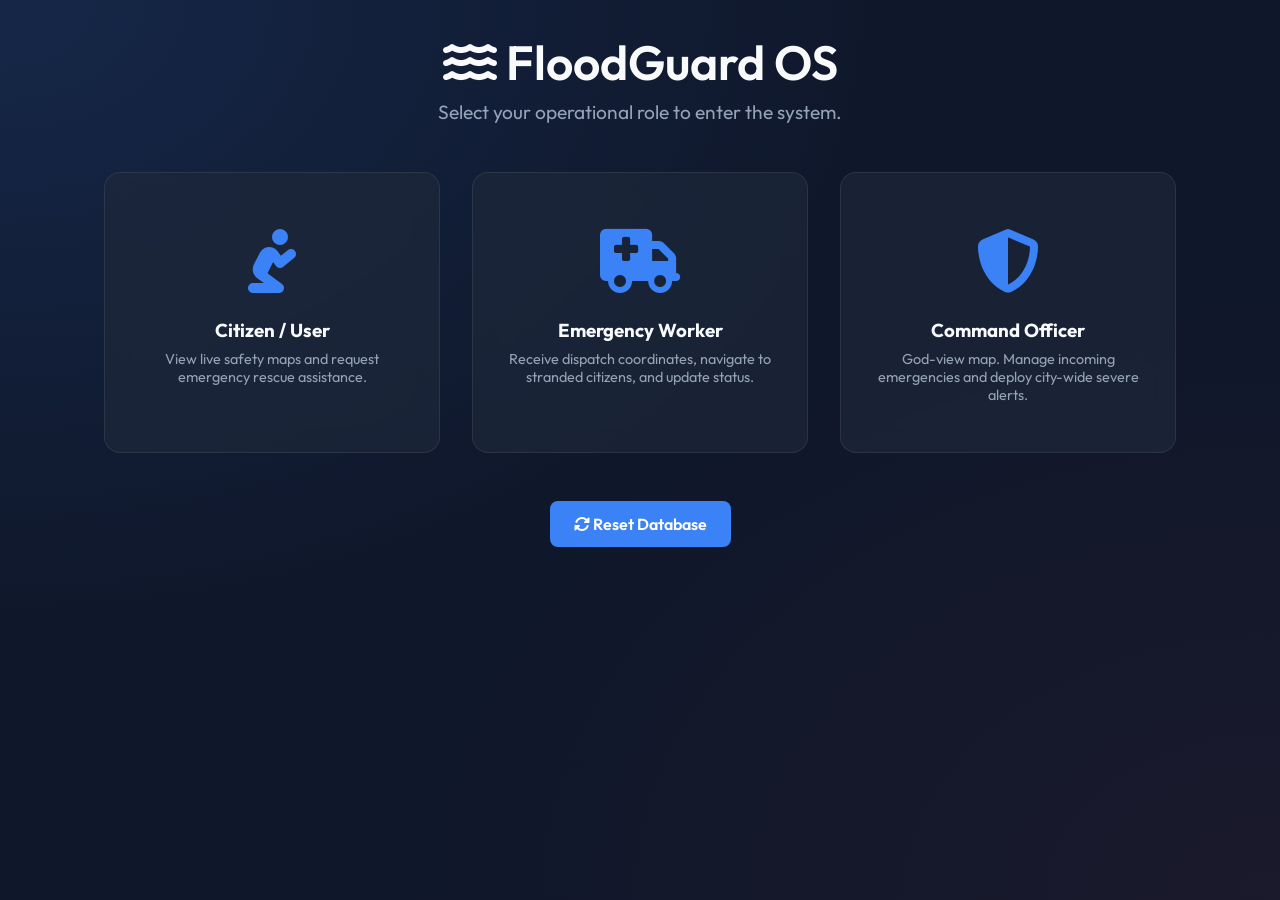
<file: index.html>
<!DOCTYPE html>
<html lang="en">
<head>
  <meta charset="UTF-8">
  <meta name="viewport" content="width=device-width, initial-scale=1.0">
  <title>Flood Emergency Response System - Login</title>
  <link rel="stylesheet" href="css/style.css">
  <link rel="stylesheet" href="https://cdnjs.cloudflare.com/ajax/libs/font-awesome/6.4.0/css/all.min.css">
  <style>
    .role-grid {
      display: grid;
      grid-template-columns: repeat(3, 1fr);
      gap: 2rem;
      margin-top: 3rem;
    }
    .role-card {
      text-align: center;
      cursor: pointer;
      padding: 3rem 2rem;
    }
    .role-icon {
      font-size: 4rem;
      margin-bottom: 1rem;
      color: var(--primary);
    }
    .role-card:hover {
      border-color: var(--primary);
      background: rgba(59, 130, 246, 0.1);
    }
  </style>
</head>
<body style="justify-content: center; align-items: center;">

  <div class="container" style="max-width: 1200px;">
    <div style="text-align: center; margin-bottom: 2rem;">
      <h1 class="page-title" style="font-size: 3rem;"><i class="fa-solid fa-water"></i> FloodGuard OS</h1>
      <p class="page-subtitle" style="font-size: 1.2rem;">Select your operational role to enter the system.</p>
    </div>

    <div class="role-grid">
      <!-- Citizen -->
      <div class="glass-card role-card" onclick="loginAs('citizen')">
        <div class="role-icon"><i class="fa-solid fa-person-praying"></i></div>
        <h3>Citizen / User</h3>
        <p style="color: var(--text-muted); margin-top: 0.5rem; font-size: 0.9rem;">View live safety maps and request emergency rescue assistance.</p>
      </div>

      <!-- Worker -->
      <div class="glass-card role-card" onclick="loginAs('worker')">
        <div class="role-icon"><i class="fa-solid fa-truck-medical"></i></div>
        <h3>Emergency Worker</h3>
        <p style="color: var(--text-muted); margin-top: 0.5rem; font-size: 0.9rem;">Receive dispatch coordinates, navigate to stranded citizens, and update status.</p>
      </div>

      <!-- Officer -->
      <div class="glass-card role-card" onclick="loginAs('officer')">
        <div class="role-icon"><i class="fa-solid fa-shield-halved"></i></div>
        <h3>Command Officer</h3>
        <p style="color: var(--text-muted); margin-top: 0.5rem; font-size: 0.9rem;">God-view map. Manage incoming emergencies and deploy city-wide severe alerts.</p>
      </div>
    </div>
    
    <div style="text-align: center; margin-top: 3rem;">
        <button class="btn btn-primary" onclick="db.resetSystem(); alert('System Wiped Clean');"><i class="fa-solid fa-rotate"></i> Reset Database</button>
    </div>
  </div>

  <script src="js/app.js"></script>
  <script>
    function loginAs(role) {
      if(role === 'citizen') {
        const name = prompt("Enter your name:", "John Doe");
        if(name) {
          sessionStorage.setItem('userName', name);
          window.location.href = 'user.html';
        }
      } else if(role === 'worker') {
        const name = prompt("Enter Rescue Call Sign:", "Unit-Alpha");
        if(name) {
          sessionStorage.setItem('workerName', name);
          window.location.href = 'worker.html';
        }
      } else {
        window.location.href = 'officer.html';
      }
    }
  </script>
</body>
</html>
</file>
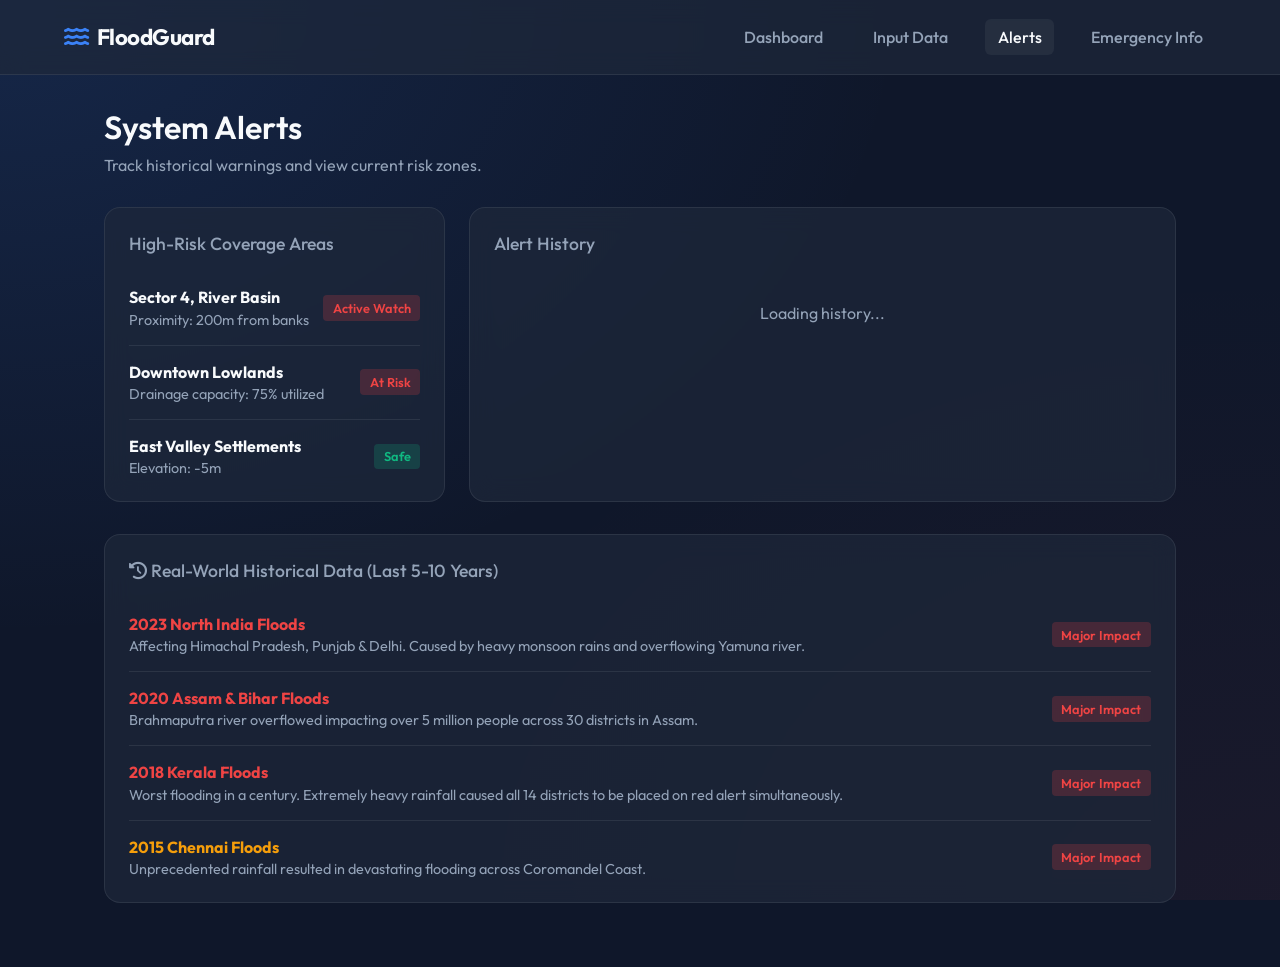
<file: alerts.html>
<!DOCTYPE html>
<html lang="en">
<head>
  <meta charset="UTF-8">
  <meta name="viewport" content="width=device-width, initial-scale=1.0">
  <title>Alerts - Flood Risk Monitoring</title>
  <link rel="stylesheet" href="css/style.css">
  <link rel="stylesheet" href="https://cdnjs.cloudflare.com/ajax/libs/font-awesome/6.4.0/css/all.min.css">
</head>
<body>

  <!-- Navbar -->
  <nav class="navbar">
    <div class="nav-brand">
      <i class="fa-solid fa-water"></i> FloodGuard
    </div>
    <div class="nav-links">
      <a href="index.html">Dashboard</a>
      <a href="input.html">Input Data</a>
      <a href="alerts.html" class="active">Alerts</a>
      <a href="emergency.html">Emergency Info</a>
    </div>
  </nav>

  <main class="container">
    <div class="page-header">
      <h1 class="page-title">System Alerts</h1>
      <p class="page-subtitle">Track historical warnings and view current risk zones.</p>
    </div>

    <div class="dashboard-grid">
      <!-- High Risk Areas -->
      <div class="glass-card">
        <h3 class="card-title">High-Risk Coverage Areas</h3>
        <ul class="list-group">
          <li class="list-item">
            <div class="item-info">
              <h4>Sector 4, River Basin</h4>
              <p>Proximity: 200m from banks</p>
            </div>
            <span class="badge badge-red">Active Watch</span>
          </li>
          <li class="list-item">
            <div class="item-info">
              <h4>Downtown Lowlands</h4>
              <p>Drainage capacity: 75% utilized</p>
            </div>
            <span class="badge badge-red">At Risk</span>
          </li>
          <li class="list-item">
            <div class="item-info">
              <h4>East Valley Settlements</h4>
              <p>Elevation: -5m</p>
            </div>
            <span class="badge badge-green">Safe</span>
          </li>
        </ul>
      </div>

      <!-- Alert History -->
      <div class="glass-card" style="grid-column: span 2 / auto;">
        <h3 class="card-title">Alert History</h3>
        <ul class="list-group" id="alert-list">
          <p style="color: var(--text-muted); text-align: center; padding: 2rem;">Loading history...</p>
        </ul>
      </div>
    </div>
    
    <!-- Historical Data Section -->
    <div class="dashboard-grid" style="margin-top: 1.5rem;">
      <div class="glass-card" style="grid-column: span 2 / auto;">
        <h3 class="card-title"><i class="fa-solid fa-clock-rotate-left"></i> Real-World Historical Data (Last 5-10 Years)</h3>
        <ul class="list-group">
          <li class="list-item">
            <div class="item-info">
              <h4 style="color: var(--risk-high);">2023 North India Floods</h4>
              <p>Affecting Himachal Pradesh, Punjab & Delhi. Caused by heavy monsoon rains and overflowing Yamuna river.</p>
            </div>
            <span class="badge badge-red">Major Impact</span>
          </li>
          <li class="list-item">
            <div class="item-info">
              <h4 style="color: var(--risk-high);">2020 Assam & Bihar Floods</h4>
              <p>Brahmaputra river overflowed impacting over 5 million people across 30 districts in Assam.</p>
            </div>
            <span class="badge badge-red">Major Impact</span>
          </li>
          <li class="list-item">
            <div class="item-info">
              <h4 style="color: var(--risk-high);">2018 Kerala Floods</h4>
              <p>Worst flooding in a century. Extremely heavy rainfall caused all 14 districts to be placed on red alert simultaneously.</p>
            </div>
            <span class="badge badge-red">Major Impact</span>
          </li>
          <li class="list-item">
            <div class="item-info">
              <h4 style="color: var(--risk-medium);">2015 Chennai Floods</h4>
              <p>Unprecedented rainfall resulted in devastating flooding across Coromandel Coast.</p>
            </div>
            <span class="badge badge-red">Major Impact</span>
          </li>
        </ul>
      </div>
    </div>
  </main>

  <script src="js/app.js"></script>
  <script>
    document.addEventListener('DOMContentLoaded', () => {
      const state = floodApp.loadState();
      const list = document.getElementById('alert-list');
      
      list.innerHTML = '';
      
      if (state.alerts && state.alerts.length > 0) {
        state.alerts.forEach(alert => {
          const li = document.createElement('li');
          li.className = 'list-item';
          li.innerHTML = `
            <div class="item-info" style="width: 100%;">
              <div style="display: flex; justify-content: space-between; margin-bottom: 0.5rem;">
                <h4 style="color: var(--risk-high);"><i class="fa-solid fa-triangle-exclamation"></i> ${alert.date} - ${alert.time}</h4>
              </div>
              <p>${alert.message}</p>
            </div>
          `;
          list.appendChild(li);
        });
      } else {
        list.innerHTML = '<p style="color: var(--text-muted); text-align: center; padding: 2rem;">No critical alerts recorded recently.</p>';
      }
    });
  </script>
</body>
</html>
</file>
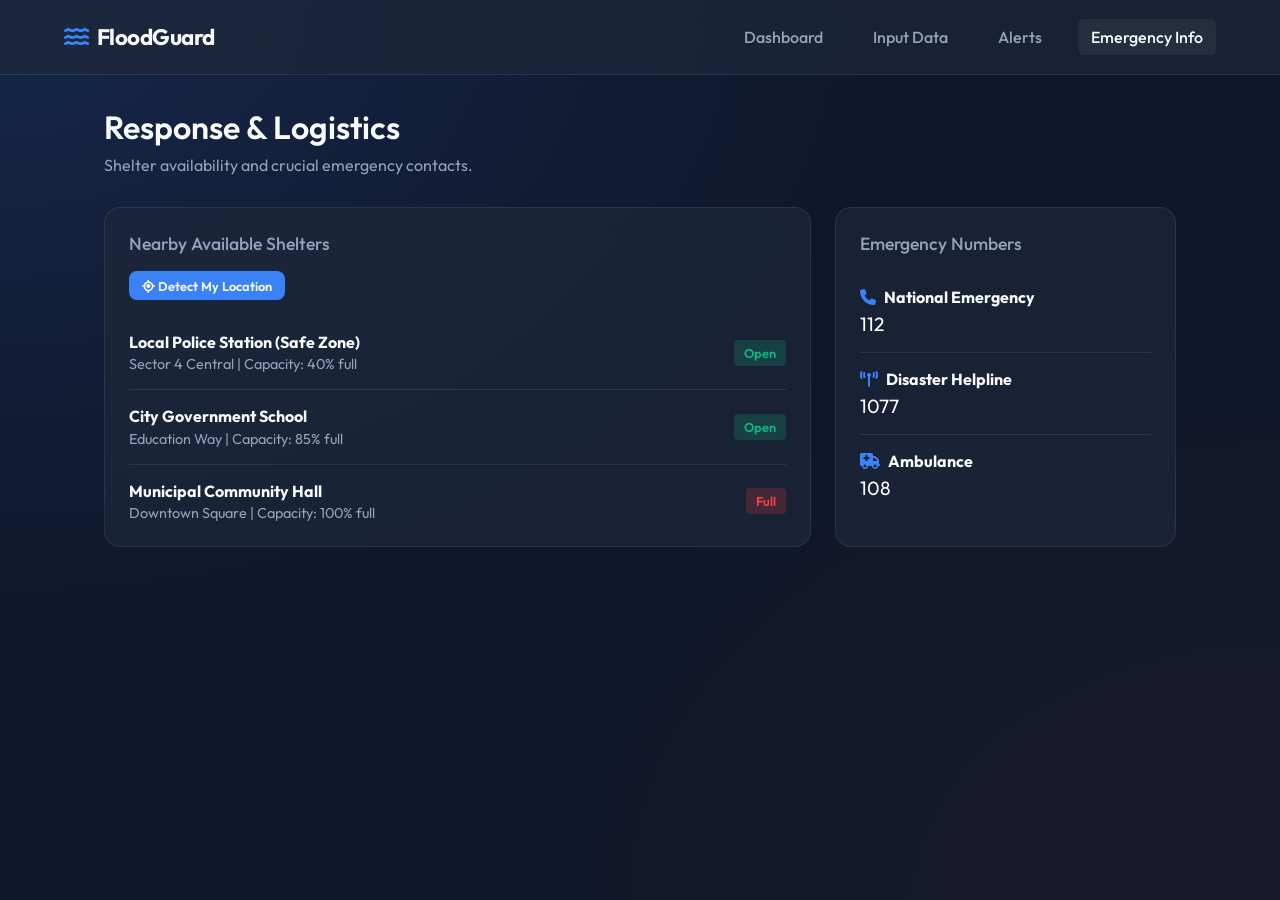
<file: emergency.html>
<!DOCTYPE html>
<html lang="en">
<head>
  <meta charset="UTF-8">
  <meta name="viewport" content="width=device-width, initial-scale=1.0">
  <title>Emergency Info - Flood Risk Monitoring</title>
  <link rel="stylesheet" href="css/style.css">
  <link rel="stylesheet" href="https://cdnjs.cloudflare.com/ajax/libs/font-awesome/6.4.0/css/all.min.css">
</head>
<body>

  <!-- Navbar -->
  <nav class="navbar">
    <div class="nav-brand">
      <i class="fa-solid fa-water"></i> FloodGuard
    </div>
    <div class="nav-links">
      <a href="index.html">Dashboard</a>
      <a href="input.html">Input Data</a>
      <a href="alerts.html">Alerts</a>
      <a href="emergency.html" class="active">Emergency Info</a>
    </div>
  </nav>

  <main class="container">
    <div class="page-header">
      <h1 class="page-title">Response & Logistics</h1>
      <p class="page-subtitle">Shelter availability and crucial emergency contacts.</p>
    </div>

    <div class="dashboard-grid">
      <!-- Shelters -->
      <div class="glass-card" style="grid-column: span 2 / auto;">
        <h3 class="card-title">Nearby Available Shelters</h3>
        <button class="btn btn-primary" style="margin-bottom: 1rem; font-size: 0.8rem; padding: 0.4rem 0.8rem;" onclick="alert('GPS Location simulated. Showing nearest shelters.')"><i class="fa-solid fa-location-crosshairs"></i> Detect My Location</button>
        <ul class="list-group">
          <li class="list-item">
            <div class="item-info">
              <h4>Local Police Station (Safe Zone)</h4>
              <p>Sector 4 Central | Capacity: 40% full</p>
            </div>
            <span class="badge badge-green">Open</span>
          </li>
          <li class="list-item">
            <div class="item-info">
              <h4>City Government School</h4>
              <p>Education Way | Capacity: 85% full</p>
            </div>
            <span class="badge badge-green">Open</span>
          </li>
          <li class="list-item">
            <div class="item-info">
              <h4>Municipal Community Hall</h4>
              <p>Downtown Square | Capacity: 100% full</p>
            </div>
            <span class="badge badge-red">Full</span>
          </li>
        </ul>
      </div>

      <!-- Contacts -->
      <div class="glass-card">
        <h3 class="card-title">Emergency Numbers</h3>
        <ul class="list-group">
          <li class="list-item">
            <div class="item-info">
              <h4 style="display: flex; align-items: center; gap: 0.5rem;"><i class="fa-solid fa-phone" style="color: var(--primary);"></i> National Emergency</h4>
              <p style="font-size: 1.2rem; margin-top: 0.3rem; color: #fff;">112</p>
            </div>
          </li>
          <li class="list-item">
            <div class="item-info">
              <h4 style="display: flex; align-items: center; gap: 0.5rem;"><i class="fa-solid fa-tower-broadcast" style="color: var(--primary);"></i> Disaster Helpline</h4>
              <p style="font-size: 1.2rem; margin-top: 0.3rem; color: #fff;">1077</p>
            </div>
          </li>
          <li class="list-item">
            <div class="item-info">
              <h4 style="display: flex; align-items: center; gap: 0.5rem;"><i class="fa-solid fa-truck-medical" style="color: var(--primary);"></i> Ambulance</h4>
              <p style="font-size: 1.2rem; margin-top: 0.3rem; color: #fff;">108</p>
            </div>
          </li>
        </ul>
      </div>
    </div>
  </main>

  <script src="js/app.js"></script>
</body>
</html>
</file>
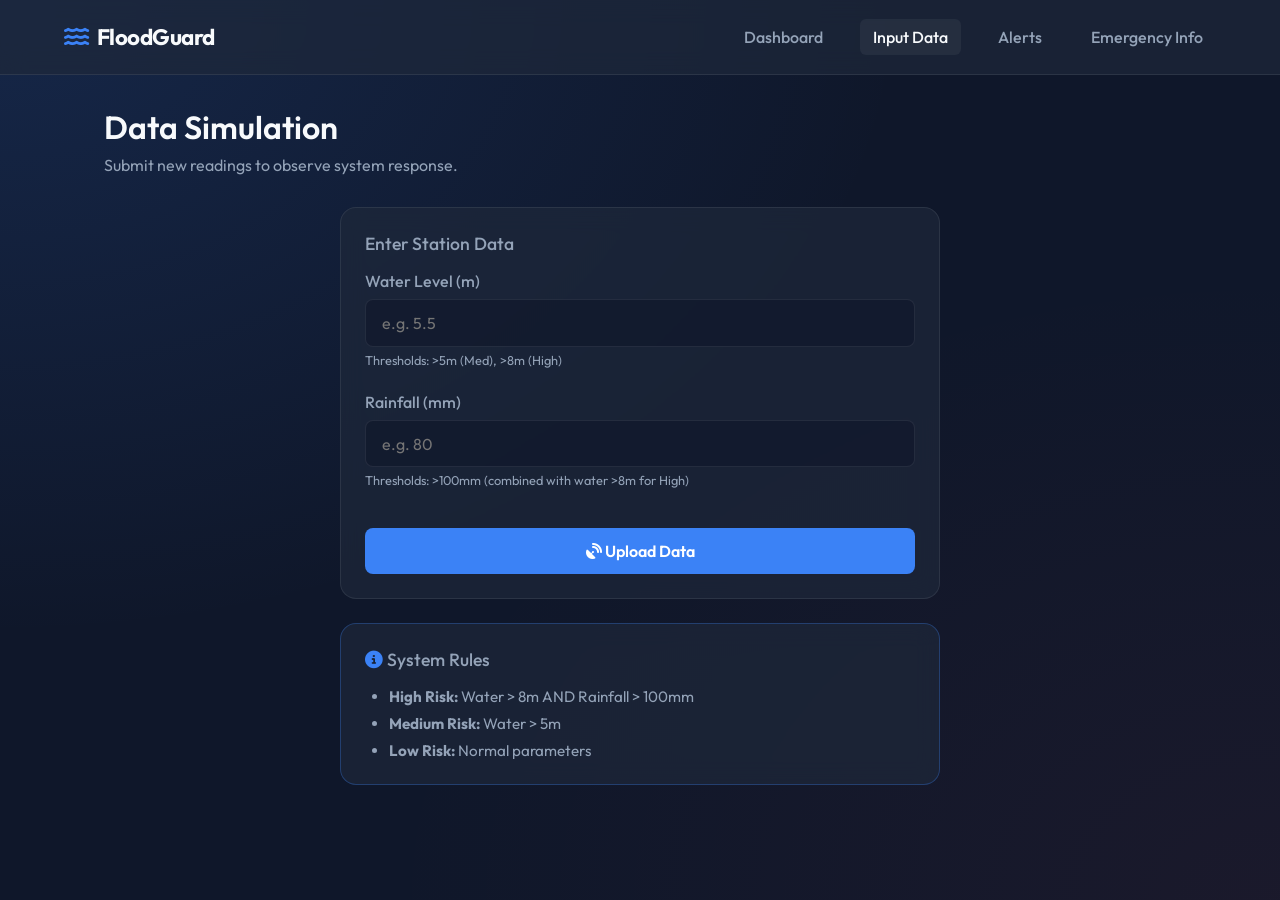
<file: input.html>
<!DOCTYPE html>
<html lang="en">
<head>
  <meta charset="UTF-8">
  <meta name="viewport" content="width=device-width, initial-scale=1.0">
  <title>Input Data - Flood Risk Monitoring</title>
  <link rel="stylesheet" href="css/style.css">
  <link rel="stylesheet" href="https://cdnjs.cloudflare.com/ajax/libs/font-awesome/6.4.0/css/all.min.css">
</head>
<body>

  <!-- Navbar -->
  <nav class="navbar">
    <div class="nav-brand">
      <i class="fa-solid fa-water"></i> FloodGuard
    </div>
    <div class="nav-links">
      <a href="index.html">Dashboard</a>
      <a href="input.html" class="active">Input Data</a>
      <a href="alerts.html">Alerts</a>
      <a href="emergency.html">Emergency Info</a>
    </div>
  </nav>

  <main class="container">
    <div class="page-header">
      <h1 class="page-title">Data Simulation</h1>
      <p class="page-subtitle">Submit new readings to observe system response.</p>
    </div>

    <div style="max-width: 600px; margin: 0 auto;">
      <div class="glass-card">
        <h3 class="card-title">Enter Station Data</h3>
        <form id="dataForm">
          <div class="form-group">
            <label for="waterLevel">Water Level (m)</label>
            <input type="number" step="0.1" id="waterLevel" class="form-control" placeholder="e.g. 5.5" required>
            <p style="font-size: 0.8rem; color: var(--text-muted); margin-top: 0.3rem;">Thresholds: >5m (Med), >8m (High)</p>
          </div>
          
          <div class="form-group">
            <label for="rainfall">Rainfall (mm)</label>
            <input type="number" step="1" id="rainfall" class="form-control" placeholder="e.g. 80" required>
            <p style="font-size: 0.8rem; color: var(--text-muted); margin-top: 0.3rem;">Thresholds: >100mm (combined with water >8m for High)</p>
          </div>
          
          <button type="submit" class="btn btn-primary" style="width: 100%; margin-top: 1rem;">
            <i class="fa-solid fa-satellite-dish"></i> Upload Data
          </button>
        </form>
      </div>
      
      <div class="glass-card" style="margin-top: 1.5rem; border-color: rgba(59, 130, 246, 0.3);">
        <h3 class="card-title"><i class="fa-solid fa-circle-info" style="color: var(--primary)"></i> System Rules</h3>
        <ul style="color: var(--text-muted); font-size: 0.95rem; margin-left: 1.5rem;">
          <li style="margin-bottom: 0.5rem;"><strong>High Risk:</strong> Water > 8m AND Rainfall > 100mm</li>
          <li style="margin-bottom: 0.5rem;"><strong>Medium Risk:</strong> Water > 5m</li>
          <li><strong>Low Risk:</strong> Normal parameters</li>
        </ul>
      </div>
    </div>
  </main>

  <script src="js/app.js"></script>
  <script>
    document.getElementById('dataForm').addEventListener('submit', function(e) {
      e.preventDefault();
      
      const water = document.getElementById('waterLevel').value;
      const rain = document.getElementById('rainfall').value;
      
      // Update state
      floodApp.addDataPoint(water, rain);
      
      // Redirect to dashboard to observe changes
      window.location.href = 'index.html';
    });
    
    // Pre-fill with current state
    document.addEventListener('DOMContentLoaded', () => {
      const state = floodApp.loadState();
      document.getElementById('waterLevel').value = state.currentWaterLevel;
      document.getElementById('rainfall').value = state.currentRainfall;
    });
  </script>
</body>
</html>
</file>
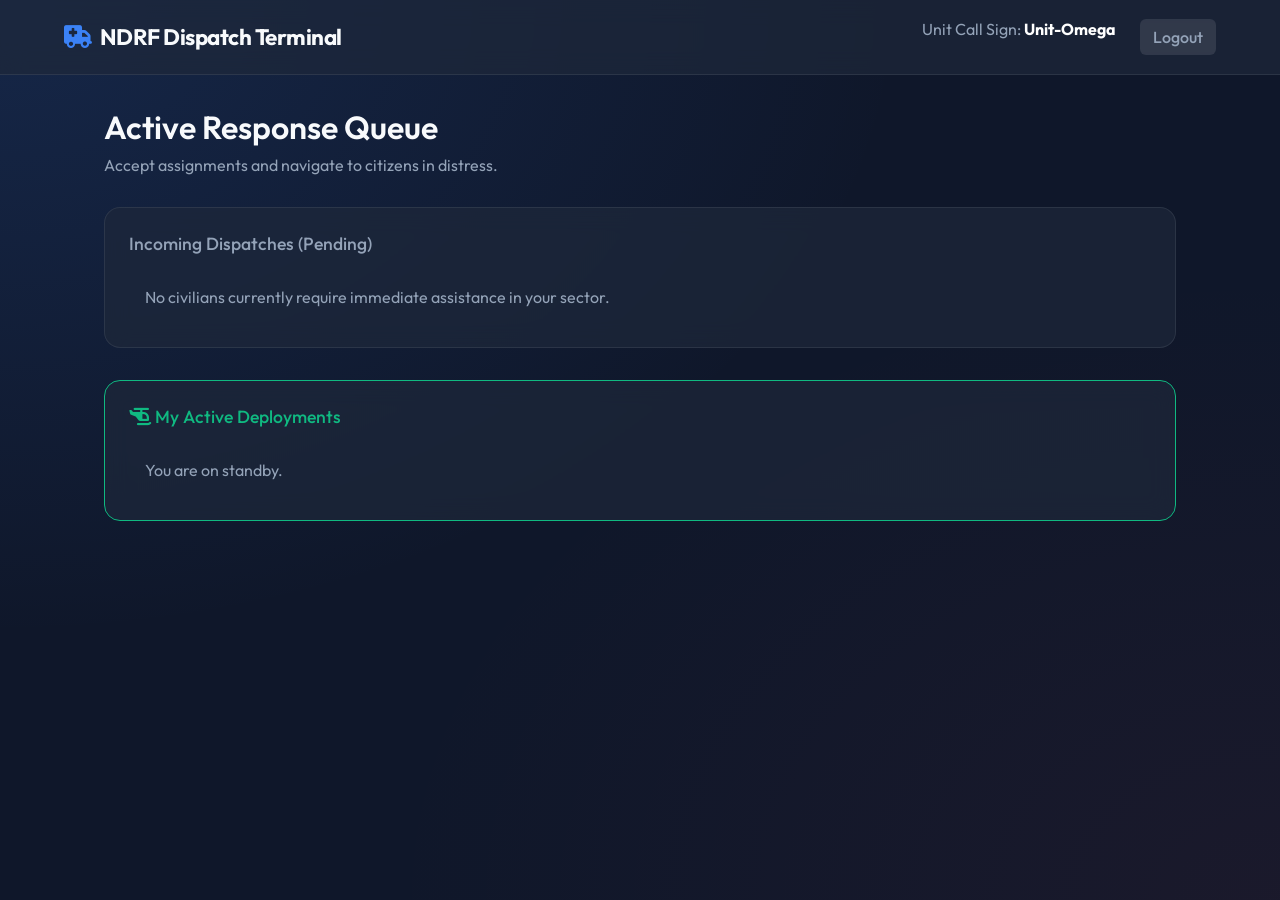
<file: worker.html>
<!DOCTYPE html>
<html lang="en">
<head>
  <meta charset="UTF-8">
  <title>Worker Dashboard - FloodGuard</title>
  <link rel="stylesheet" href="css/style.css">
  <link rel="stylesheet" href="https://cdnjs.cloudflare.com/ajax/libs/font-awesome/6.4.0/css/all.min.css">
</head>
<body>
  <nav class="navbar">
    <div class="nav-brand"><i class="fa-solid fa-truck-medical"></i> NDRF Dispatch Terminal</div>
    <div class="nav-links">
      <span style="color:var(--text-muted)">Unit Call Sign: <span id="workerNameDisp" style="color:white;font-weight:bold;">Worker</span></span>
      <a href="index.html" style="background: rgba(255,255,255,0.1);">Logout</a>
    </div>
  </nav>

  <main class="container">
    <div class="page-header">
      <h1 class="page-title">Active Response Queue</h1>
      <p class="page-subtitle">Accept assignments and navigate to citizens in distress.</p>
    </div>

    <!-- Active SOS Queue -->
    <div class="glass-card" style="margin-bottom:2rem;">
      <h3 class="card-title">Incoming Dispatches (Pending)</h3>
      <ul class="list-group" id="pendingQueue">
        <p style="color: var(--text-muted); padding: 1rem;">Loading dispatches...</p>
      </ul>
    </div>

    <!-- My Assignments -->
    <div class="glass-card" style="border: 1px solid var(--risk-low);">
      <h3 class="card-title" style="color: var(--risk-low);"><i class="fa-solid fa-helicopter"></i> My Active Deployments</h3>
      <ul class="list-group" id="myQueue">
        <p style="color: var(--text-muted); padding: 1rem;">No active deployments.</p>
      </ul>
    </div>
  </main>

  <script src="js/app.js"></script>
  <script>
    const me = sessionStorage.getItem('workerName') || 'Unit-Omega';
    document.getElementById('workerNameDisp').textContent = me;

    window.onDbUpdate = function(state) {
      const pendingList = document.getElementById('pendingQueue');
      const myList = document.getElementById('myQueue');
      
      pendingList.innerHTML = '';
      myList.innerHTML = '';

      let hasPending = false;
      let hasMine = false;

      state.sosRequests.forEach(req => {
        if(req.status === 'pending') {
          hasPending = true;
          pendingList.innerHTML += `
            <li class="list-item" style="background: rgba(239, 68, 68, 0.05); padding: 1rem; border-radius: 8px; margin-bottom: 0.5rem; border-left: 4px solid var(--risk-high);">
              <div class="item-info">
                <h4><i class="fa-solid fa-person-drowning" style="color: var(--risk-high);"></i> SOS: Citizen ${req.userName}</h4>
                <p>Coordinates: [${req.lat.toFixed(4)}, ${req.lng.toFixed(4)}] | Dist: ~${(Math.random()*5+1).toFixed(1)} km</p>
              </div>
              <button class="btn btn-primary" onclick="db.acceptSOS('${req.id}', '${me}')"><i class="fa-solid fa-truck-arrow-right"></i> Accept Mission</button>
            </li>
          `;
        } else if(req.status === 'assigned' && req.workerName === me) {
          hasMine = true;
          myList.innerHTML += `
            <li class="list-item" style="background: rgba(16, 185, 129, 0.05); padding: 1rem; border-radius: 8px; margin-bottom: 0.5rem; border-left: 4px solid var(--risk-low);">
              <div class="item-info">
                <h4 style="color: var(--risk-low);">EN ROUTE TO: ${req.userName}</h4>
                <p>Navigating to: [${req.lat.toFixed(4)}, ${req.lng.toFixed(4)}]</p>
              </div>
              <div>
                 <button class="btn btn-primary" style="background:var(--risk-low);" onclick="db.resolveSOS('${req.id}')"><i class="fa-solid fa-check"></i> Mark Rescued</button>
              </div>
            </li>
          `;
        }
      });

      if(!hasPending) pendingList.innerHTML = '<p style="color: var(--text-muted); padding: 1rem;">No civilians currently require immediate assistance in your sector.</p>';
      if(!hasMine) myList.innerHTML = '<p style="color: var(--text-muted); padding: 1rem;">You are on standby.</p>';
    };

    window.onDbUpdate(db.get());
  </script>
</body>
</html>
</file>
<file: css/style.css>
@import url('https://fonts.googleapis.com/css2?family=Outfit:wght@300;400;500;600;700&display=swap');

:root {
  --bg-color: #0f172a;
  --glass-bg: rgba(30, 41, 59, 0.7);
  --glass-border: rgba(255, 255, 255, 0.08);
  --text-main: #f8fafc;
  --text-muted: #94a3b8;
  --primary: #3b82f6;
  --primary-hover: #2563eb;
  
  --risk-low: #10b981;
  --risk-low-bg: rgba(16, 185, 129, 0.2);
  --risk-medium: #f59e0b;
  --risk-medium-bg: rgba(245, 158, 11, 0.2);
  --risk-high: #ef4444;
  --risk-high-bg: rgba(239, 68, 68, 0.2);
}

* {
  margin: 0;
  padding: 0;
  box-sizing: border-box;
  font-family: 'Outfit', sans-serif;
}

body {
  background-color: var(--bg-color);
  color: var(--text-main);
  min-height: 100vh;
  display: flex;
  flex-direction: column;
  background-image: 
    radial-gradient(at 0% 0%, rgba(59, 130, 246, 0.15) 0px, transparent 50%),
    radial-gradient(at 100% 100%, rgba(239, 68, 68, 0.05) 0px, transparent 50%);
  background-attachment: fixed;
}

/* Navbar */
.navbar {
  display: flex;
  justify-content: space-between;
  align-items: center;
  padding: 1.2rem 5%;
  background: var(--glass-bg);
  backdrop-filter: blur(12px);
  -webkit-backdrop-filter: blur(12px);
  border-bottom: 1px solid var(--glass-border);
  position: sticky;
  top: 0;
  z-index: 100;
}

.nav-brand {
  font-size: 1.4rem;
  font-weight: 700;
  letter-spacing: -0.5px;
  display: flex;
  align-items: center;
  gap: 0.5rem;
}

.nav-brand i {
  color: var(--primary);
}

.nav-links {
  display: flex;
  gap: 1.5rem;
}

.nav-links a {
  color: var(--text-muted);
  text-decoration: none;
  font-weight: 500;
  font-size: 1rem;
  transition: all 0.3s ease;
  padding: 0.5rem 0.8rem;
  border-radius: 6px;
}

.nav-links a:hover, .nav-links a.active {
  color: var(--text-main);
  background: rgba(255, 255, 255, 0.05);
}

/* Layout */
.container {
  padding: 2rem 5%;
  flex: 1;
  max-width: 1200px;
  margin: 0 auto;
  width: 100%;
}

.page-header {
  margin-bottom: 2rem;
}

.page-title {
  font-size: 2rem;
  font-weight: 600;
  margin-bottom: 0.5rem;
}

.page-subtitle {
  color: var(--text-muted);
}

/* Glass Cards */
.glass-card {
  background: var(--glass-bg);
  backdrop-filter: blur(12px);
  -webkit-backdrop-filter: blur(12px);
  border: 1px solid var(--glass-border);
  border-radius: 16px;
  padding: 1.5rem;
  transition: transform 0.3s ease, box-shadow 0.3s ease;
}

.glass-card:hover {
  transform: translateY(-2px);
  box-shadow: 0 10px 25px rgba(0, 0, 0, 0.2);
}

.card-title {
  font-size: 1.1rem;
  color: var(--text-muted);
  margin-bottom: 1rem;
  font-weight: 500;
}

/* Dashboard Grid */
.dashboard-grid {
  display: grid;
  grid-template-columns: repeat(auto-fit, minmax(300px, 1fr));
  gap: 1.5rem;
  margin-bottom: 2rem;
}

/* Metric Outputs */
.metric-value {
  font-size: 2.5rem;
  font-weight: 700;
}

.metric-unit {
  font-size: 1rem;
  color: var(--text-muted);
  font-weight: 400;
}

.metric-trend {
  display: flex;
  align-items: center;
  gap: 0.3rem;
  font-size: 0.9rem;
  margin-top: 0.5rem;
}

.trend-up { color: var(--risk-high); }
.trend-down { color: var(--risk-low); }

/* Status Indicators */
.status-badge {
  display: inline-flex;
  align-items: center;
  gap: 0.5rem;
  padding: 0.5rem 1rem;
  border-radius: 20px;
  font-weight: 600;
  font-size: 1.2rem;
}

.status-pulse {
  width: 10px;
  height: 10px;
  border-radius: 50%;
  box-shadow: 0 0 0 0 rgba(0, 0, 0, 1);
  transform: scale(1);
  animation: pulse 2s infinite;
}

@keyframes pulse {
  0% { transform: scale(0.95); box-shadow: 0 0 0 0 rgba(0, 0, 0, 0.7); }
  70% { transform: scale(1); box-shadow: 0 0 0 10px rgba(0, 0, 0, 0); }
  100% { transform: scale(0.95); box-shadow: 0 0 0 0 rgba(0, 0, 0, 0); }
}

/* Colors for Status */
.status-low { color: var(--risk-low); background: var(--risk-low-bg); }
.status-low .status-pulse { background: var(--risk-low); box-shadow: 0 0 0 0 rgba(16, 185, 129, 0.7); animation-name: pulse-low; }
@keyframes pulse-low { 70% { box-shadow: 0 0 0 10px rgba(16, 185, 129, 0); } }

.status-medium { color: var(--risk-medium); background: var(--risk-medium-bg); }
.status-medium .status-pulse { background: var(--risk-medium); box-shadow: 0 0 0 0 rgba(245, 158, 11, 0.7); animation-name: pulse-medium; }
@keyframes pulse-medium { 70% { box-shadow: 0 0 0 10px rgba(245, 158, 11, 0); } }

.status-high { color: var(--risk-high); background: var(--risk-high-bg); }
.status-high .status-pulse { background: var(--risk-high); box-shadow: 0 0 0 0 rgba(239, 68, 68, 0.7); animation-name: pulse-high; }
@keyframes pulse-high { 70% { box-shadow: 0 0 0 15px rgba(239, 68, 68, 0); } }

/* Chart Container */
.chart-container {
  position: relative;
  height: 300px;
  width: 100%;
}

/* Forms */
.form-group {
  margin-bottom: 1.5rem;
}

.form-group label {
  display: block;
  margin-bottom: 0.5rem;
  color: var(--text-muted);
  font-weight: 500;
}

.form-control {
  width: 100%;
  padding: 0.8rem 1rem;
  background: rgba(15, 23, 42, 0.6);
  border: 1px solid var(--glass-border);
  border-radius: 8px;
  color: var(--text-main);
  font-size: 1rem;
  transition: all 0.3s ease;
}

.form-control:focus {
  outline: none;
  border-color: var(--primary);
  box-shadow: 0 0 0 2px rgba(59, 130, 246, 0.2);
}

.btn {
  display: inline-block;
  padding: 0.8rem 1.5rem;
  border: none;
  border-radius: 8px;
  font-size: 1rem;
  font-weight: 600;
  cursor: pointer;
  transition: all 0.3s ease;
}

.btn-primary {
  background: var(--primary);
  color: white;
}

.btn-primary:hover {
  background: var(--primary-hover);
  transform: translateY(-1px);
}

/* Notification Popup */
.notification {
  position: fixed;
  bottom: 2rem;
  right: 2rem;
  background: var(--glass-bg);
  backdrop-filter: blur(12px);
  border-left: 4px solid var(--risk-high);
  border-radius: 8px;
  padding: 1rem 1.5rem;
  box-shadow: 0 10px 25px rgba(0, 0, 0, 0.3);
  display: flex;
  align-items: center;
  gap: 1rem;
  transform: translateX(120%);
  transition: transform 0.4s cubic-bezier(0.175, 0.885, 0.32, 1.275);
  z-index: 1000;
}

.notification.show {
  transform: translateX(0);
}

.notification-icon {
  font-size: 1.5rem;
  color: var(--risk-high);
}

.notification-content h4 {
  margin-bottom: 0.2rem;
}

.notification-content p {
  color: var(--text-muted);
  font-size: 0.9rem;
}

.notification-close {
  background: transparent;
  border: none;
  color: var(--text-muted);
  cursor: pointer;
  font-size: 1.2rem;
}

/* Lists */
.list-group {
  list-style: none;
}

.list-item {
  display: flex;
  justify-content: space-between;
  align-items: center;
  padding: 1rem 0;
  border-bottom: 1px solid var(--glass-border);
}

.list-item:last-child {
  border-bottom: none;
  padding-bottom: 0;
}

.item-info h4 {
  margin-bottom: 0.2rem;
}

.item-info p {
  color: var(--text-muted);
  font-size: 0.9rem;
}

.badge {
  padding: 0.3rem 0.6rem;
  border-radius: 4px;
  font-size: 0.8rem;
  font-weight: 600;
}

.badge-green { background: var(--risk-low-bg); color: var(--risk-low); }
.badge-red { background: var(--risk-high-bg); color: var(--risk-high); }

/* Responsive */
@media (max-width: 768px) {
  .navbar {
    flex-direction: column;
    gap: 1rem;
  }
}
</file>
